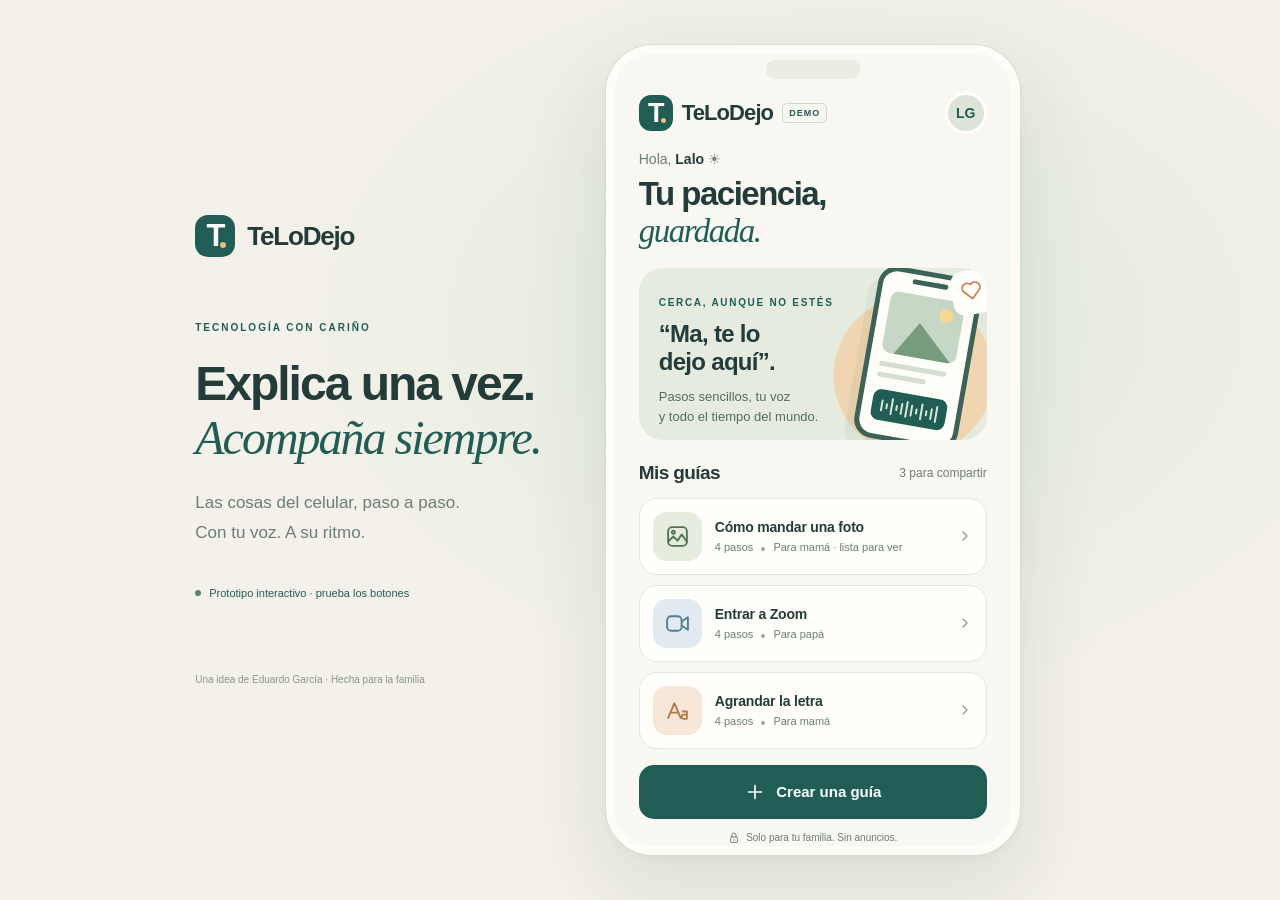
<file: index.html>
<!doctype html>
<html lang="es-MX">
<head>
  <meta charset="utf-8"><meta name="viewport" content="width=device-width, initial-scale=1, viewport-fit=cover">
  <meta name="theme-color" content="#f9f7f1"><meta name="description" content="TeLoDejo: explica una vez, acompaña siempre. Prototipo interactivo de guías en familia.">
  <title>TeLoDejo · Tu paciencia, guardada</title>
  <link rel="icon" href="data:image/svg+xml,%3Csvg xmlns='http://www.w3.org/2000/svg' viewBox='0 0 64 64'%3E%3Crect width='64' height='64' rx='20' fill='%231d5751'/%3E%3Cpath d='M17 22h30M32 22v25' stroke='%23fff' stroke-width='7' stroke-linecap='round'/%3E%3Ccircle cx='46' cy='44' r='7' fill='%23efbd79'/%3E%3C/svg%3E">
  <link rel="stylesheet" href="styles.css">
</head>
<body>
<svg class="icon-definitions" xmlns="http://www.w3.org/2000/svg" aria-hidden="true"><defs>
<symbol id="i-plus" viewBox="0 0 24 24"><path d="M12 5v14M5 12h14"/></symbol>
<symbol id="i-arrow" viewBox="0 0 24 24"><path d="M5 12h14m-6-6 6 6-6 6"/></symbol>
<symbol id="i-back" viewBox="0 0 24 24"><path d="m14 6-6 6 6 6"/></symbol>
<symbol id="i-chevron" viewBox="0 0 24 24"><path d="m9 6 6 6-6 6"/></symbol>
<symbol id="i-play" viewBox="0 0 24 24"><path d="m9 5 11 7-11 7z"/></symbol>
<symbol id="i-sound" viewBox="0 0 24 24"><path d="m11 5-6 5H2v4h3l6 5zM15 8a6 6 0 0 1 0 8m3-11a10 10 0 0 1 0 14"/></symbol>
<symbol id="i-photo" viewBox="0 0 24 24"><rect x="3" y="3" width="18" height="18" rx="4"/><circle cx="8" cy="8" r="1.5"/><path d="m3 17 5-5 4 4 4-6 5 7"/></symbol>
<symbol id="i-video" viewBox="0 0 24 24"><rect x="2" y="5" width="14" height="14" rx="4"/><path d="m16 10 6-4v12l-6-4"/></symbol>
<symbol id="i-type" viewBox="0 0 24 24"><path d="m3 19 6-14 6 14M5 14h8m4-1h4v6m0-3h-3a2 2 0 0 0 0 4h3"/></symbol>
<symbol id="i-book" viewBox="0 0 24 24"><path d="M4 5a2 2 0 0 1 2-2h14v18H6a2 2 0 0 1 0-4h14M4 5v14m5-11h6m-6 4h4"/></symbol>
<symbol id="i-family" viewBox="0 0 24 24"><circle cx="9" cy="8" r="3"/><path d="M3 21v-3a6 6 0 0 1 12 0v3M17 5a3 3 0 0 1 0 6m1 4a5 5 0 0 1 3 5"/></symbol>
<symbol id="i-check" viewBox="0 0 24 24"><path d="m5 12 4 4L19 6"/></symbol>
<symbol id="i-lock" viewBox="0 0 24 24"><rect x="5" y="10" width="14" height="11" rx="3"/><path d="M8 10V6a4 4 0 0 1 8 0v4m-4 5v2"/></symbol>
<symbol id="i-link" viewBox="0 0 24 24"><path d="m10 7 3-3a5 5 0 0 1 7 7l-3 3m-3 3-3 3a5 5 0 0 1-7-7l3-3m1 6 8-8"/></symbol>
<symbol id="i-copy" viewBox="0 0 24 24"><rect x="8" y="8" width="12" height="13" rx="3"/><path d="M16 8V5a2 2 0 0 0-2-2H5a2 2 0 0 0-2 2v9a2 2 0 0 0 2 2h3"/></symbol>
<symbol id="i-mic" viewBox="0 0 24 24"><rect x="8" y="2" width="8" height="13" rx="4"/><path d="M5 10v2a7 7 0 0 0 14 0v-2m-7 9v3m-4 0h8"/></symbol>
<symbol id="i-heart" viewBox="0 0 24 24"><path d="M12 21 3.5 12.5a5.5 5.5 0 0 1 8.5-7 5.5 5.5 0 0 1 8.5 7z"/></symbol>
<symbol id="i-whatsapp" viewBox="0 0 24 24"><path d="M21 11.5a9 9 0 0 1-13 8L3 21l1.5-5A9 9 0 1 1 21 11.5Z"/><path d="M8 7c0 5 4 9 9 9l1-3-3-1-1 1a7 7 0 0 1-3-3l1-1-1-3z"/></symbol>
<symbol id="i-spark" viewBox="0 0 24 24"><path d="m12 2 3 7 7 3-7 3-3 7-3-7-7-3 7-3z"/></symbol>
</defs></svg>
<aside class="desktop-intro" aria-label="Acerca de este prototipo">
  <a class="desktop-wordmark" href="#inicio"><span class="brand-symbol">T<span></span></span> TeLoDejo</a>
  <span class="eyebrow">TECNOLOGÍA CON CARIÑO</span>
  <h1>Explica una vez.<br><em>Acompaña siempre.</em></h1>
  <p>Las cosas del celular, paso a paso.<br>Con tu voz. A su ritmo.</p>
  <div class="desktop-note"><span class="status-dot"></span> Prototipo interactivo · prueba los botones</div>
  <div class="desktop-foot">Una idea de Eduardo García · Hecha para la familia</div>
</aside>
<div class="phone-shell"><div class="phone-camera" aria-hidden="true"></div><div id="app" class="app"></div></div>
<div id="toast" class="toast" role="status" aria-live="polite"></div>
<div id="modal-root"></div>
<script src="app.js"></script>
</body></html>
</file>
<file: styles.css>
:root{--cream:#f9f7f1;--paper:#fffefa;--ink:#233c39;--muted:#6c7d77;--teal:#205d54;--teal-dark:#17483f;--mint:#e3ede4;--line:#e5e8de;--peach:#f5e3cc;--orange:#ce743e;--shadow:0 8px 30px #233c3909;font-family:-apple-system,BlinkMacSystemFont,"Segoe UI",sans-serif;color:var(--ink);background:var(--cream);font-synthesis:none}*{box-sizing:border-box}body{margin:0}button,input,a{-webkit-tap-highlight-color:transparent}button,input{font:inherit}button,a{touch-action:manipulation}button{cursor:pointer}button:focus-visible,a:focus-visible,input:focus-visible{outline:3px solid #d58a40;outline-offset:4px}button:disabled{cursor:default;opacity:.5}button{color:inherit}a{color:inherit}svg.icon{width:22px;height:22px;fill:none;stroke:currentColor;stroke-width:1.8;stroke-linecap:round;stroke-linejoin:round;flex-shrink:0}.icon-definitions{position:absolute;width:0;height:0;overflow:hidden}.desktop-intro{display:none}.phone-shell{position:relative;width:100%;min-height:100dvh}.phone-camera{display:none}.app{min-height:100dvh;display:flex;flex-direction:column;background:var(--cream);overflow:hidden}.screen{flex:1;display:flex;flex-direction:column;animation:appear .24s ease both}.screen-content{padding:0 24px 28px;flex:1}.topbar{padding:calc(22px + env(safe-area-inset-top)) 24px 20px;display:flex;align-items:center;justify-content:space-between;gap:10px}.brand{font-size:22px;letter-spacing:-.9px;font-weight:800;display:flex;align-items:center;gap:9px}.brand-symbol{display:inline-flex;align-items:center;justify-content:center;border-radius:12px;background:var(--teal);color:white;font-weight:800;font-size:27px;width:34px;height:36px;position:relative}.brand-symbol span{background:#edbd7c;width:9px;height:9px;border-radius:50%;position:absolute;bottom:6px;right:5px;border:2px solid var(--teal)}.avatar{width:42px;height:42px;border-radius:50%;display:inline-grid;place-items:center;background:#e9dcc8;border:3px solid #fffefa;font-size:14px;font-weight:750;flex-shrink:0}.avatar.mama{background:#efc7b5;color:#6e493e}.avatar.lalo{background:#dbe4d7;color:var(--teal)}.avatar.big{height:70px;width:70px;font-size:24px;border-width:4px}.avatar-button{background:none;border:0;padding:0}.demo-tag{font-size:9px;letter-spacing:1px;text-transform:uppercase;border:1px solid #cfdbcd;padding:4px 6px;border-radius:5px;color:var(--teal);font-weight:700;vertical-align:middle}.greeting{font-size:14px;color:var(--muted);margin:0 0 9px}.greeting b{font-weight:650;color:var(--ink)}h1,h2,h3,p{margin-top:0}.headline{font-size:35px;line-height:1.12;letter-spacing:-1.5px;font-weight:750;margin-bottom:22px}.headline em{font-family:Georgia,serif;font-weight:400;font-style:italic;color:var(--teal)}.hero{position:relative;background:#e5ecdf;border-radius:24px;overflow:hidden;padding:24px 20px;height:190px;margin-bottom:28px}.hero-copy{position:relative;z-index:2;max-width:184px}.eyebrow{font-size:10px;font-weight:750;letter-spacing:1.7px;color:var(--teal)}.hero h2{font-size:24px;line-height:1.18;letter-spacing:-.7px;margin:10px 0}.hero p{font-size:13px;line-height:1.55;max-width:160px;color:#546c60;margin-bottom:12px}.text-link{display:inline-flex;align-items:center;gap:7px;font-weight:700;font-size:12px;border:0;background:none;padding:0;color:var(--teal);text-decoration:none}.text-link .icon{width:16px;height:16px}.hero-art{position:absolute;width:145px;height:186px;right:2px;bottom:-8px;transform:rotate(10deg)}.hero-art::before{content:"";position:absolute;width:160px;height:160px;background:#f1d5b0;border-radius:50%;left:-3px;top:33px}.mini-phone{position:absolute;right:14px;top:8px;width:105px;height:174px;background:#fffdf8;border:5px solid #3b6357;border-radius:19px;padding:20px 10px 10px;box-shadow:-8px 12px 0 #205d5410}.mini-notch{position:absolute;width:36px;height:5px;background:#3b6357;top:5px;left:29px;border-radius:4px}.art-photo{height:62px;border-radius:8px;background:#c6d8c5;position:relative;overflow:hidden}.art-photo::before{content:"";position:absolute;border-left:32px solid transparent;border-right:32px solid transparent;border-bottom:40px solid #779c7d;bottom:-5px;left:4px;transform:rotate(-8deg)}.art-photo::after{content:"";position:absolute;width:14px;height:14px;border-radius:50%;background:#f7d895;right:10px;top:9px}.art-line{height:5px;background:#d6ded2;border-radius:10px;margin-top:9px;width:90%}.art-line.short{width:65%;margin-top:6px}.art-play{background:var(--teal);color:white;border-radius:8px;margin-top:12px;padding:7px;display:flex;justify-content:center;gap:3px;align-items:center}.art-play i{width:2px;background:#d7e7d6;height:12px;border-radius:2px}.art-play i:nth-child(2n){height:6px}.art-play i:nth-child(3n){height:17px}.art-heart{position:absolute;right:5px;top:-1px;background:var(--paper);color:#c87f50;border-radius:12px;padding:9px;transform:rotate(-19deg);box-shadow:var(--shadow)}.section-head{display:flex;justify-content:space-between;align-items:center;margin:0 0 14px}.section-head h2{font-size:19px;letter-spacing:-.6px;margin:0}.small-count{font-size:12px;color:var(--muted)}.guide-list{display:flex;flex-direction:column;gap:10px}.guide-card{display:flex;align-items:center;gap:13px;border:1px solid var(--line);border-radius:18px;padding:15px 13px;background:var(--paper);text-align:left;width:100%;box-shadow:0 2px 5px #233c3902}.guide-card:hover{border-color:#afc2b2}.guide-icon{height:49px;width:49px;display:grid;place-items:center;border-radius:14px;background:#e6edde;color:#547251;flex-shrink:0}.guide-icon .icon{width:25px;height:25px}.guide-icon.blue{background:#e1eaf0;color:#537c97}.guide-icon.peach{background:#f6e7d8;color:#b47b47}.guide-info{flex:1}.guide-info h3{font-size:14px;letter-spacing:-.2px;margin:0 0 6px;font-weight:700}.guide-info p{font-size:11px;color:var(--muted);margin:0}.guide-card>.icon{width:16px;color:#89988d}.tiny-dot{display:inline-block;width:4px;height:4px;background:#9da99b;vertical-align:middle;border-radius:50%;margin:0 5px}.button{border:0;border-radius:15px;min-height:54px;display:flex;align-items:center;justify-content:center;gap:10px;padding:14px 18px;width:100%;font-size:15px;font-weight:700;background:var(--teal);color:white;text-decoration:none;line-height:1.25}.button:hover{background:var(--teal-dark)}.button.secondary{background:var(--paper);border:1px solid #cfdbcd;color:var(--teal)}.button.secondary:hover{background:#ecf1e8}.button.soft{background:#e6ede2;color:var(--teal)}.button.whatsapp{background:#e4efe4;color:#205d3a}.create-button{margin-top:18px}.private-note{display:flex;gap:6px;align-items:center;justify-content:center;font-size:10px;color:var(--muted);margin:13px 0 0}.private-note .icon{width:12px;height:12px}.bottom-nav{display:flex;align-items:center;justify-content:space-around;padding:12px 20px calc(15px + env(safe-area-inset-bottom));border-top:1px solid var(--line);background:#fcfbf6;gap:12px;margin-top:auto}.nav-button{flex:1;border:0;background:none;display:flex;align-items:center;justify-content:center;gap:7px;padding:9px 7px;font-size:12px;color:#839086;border-radius:12px}.nav-button.active{color:var(--teal);background:#eaf0e5;font-weight:700}.nav-button .icon{width:19px;height:19px}.back-button{border:1px solid var(--line);background:var(--paper);height:39px;width:39px;border-radius:13px;display:grid;place-items:center;flex-shrink:0}.page-label{font-size:14px;font-weight:650;flex:1;text-align:center}.topbar .text-link{font-size:12px;min-width:39px;justify-content:center}.page-title{font-size:30px;font-weight:750;line-height:1.15;letter-spacing:-1px;margin:3px 0 10px}.subtitle{font-size:14px;line-height:1.6;color:var(--muted);margin-bottom:23px}.field-label{font-size:11px;font-weight:700;color:var(--muted);display:block;margin-bottom:8px}.title-input{width:100%;background:var(--paper);border:1px solid var(--line);border-radius:13px;padding:15px;font-size:16px;font-weight:650;color:var(--ink);margin-bottom:22px}.step-edit{background:var(--paper);border:1px solid var(--line);border-radius:19px;padding:14px;margin:10px 0;display:flex;gap:12px}.step-thumbnail{width:72px;height:101px;border-radius:11px;border:1px solid #dde5d9;background:#ecf0e8;overflow:hidden;flex-shrink:0;position:relative}.thumb-bar{height:18px;background:#317562;display:flex;gap:3px;align-items:center;padding-left:7px}.thumb-bar i{height:4px;width:4px;background:white;border-radius:50%}.thumb-row{height:8px;background:#fffefa;border-radius:4px;margin:8px 7px}.thumb-row:nth-child(odd){width:65%}.thumb-target{position:absolute;right:9px;bottom:15px;color:#d17940;border:2px solid #d17940;border-radius:6px;width:20px;height:17px;display:grid;place-items:center}.thumb-target .icon{width:12px;height:12px}.drawn-arrow{position:absolute;width:22px;height:29px;border-top:3px solid #ce7947;border-right:3px solid #ce7947;transform:rotate(-10deg);bottom:36px;right:18px;border-radius:0 12px 0 0}.drawn-arrow::after{content:"";position:absolute;right:-6px;bottom:-3px;width:9px;height:9px;border-bottom:3px solid #ce7947;border-right:3px solid #ce7947;transform:rotate(40deg)}.step-edit-body{padding-top:3px;flex:1}.step-edit-body .eyebrow{font-size:9px}.step-edit-body h3{font-size:14px;line-height:1.4;margin:7px 0 12px;letter-spacing:-.2px}.voice-chip{border:0;display:flex;align-items:center;gap:6px;background:#eef2e9;border-radius:20px;padding:7px 9px;color:var(--teal);font-size:10px;font-weight:650}.voice-chip .icon{width:12px;height:12px}.add-step{border:1px dashed #b7c8b5;border-radius:14px;background:none;color:var(--teal);width:100%;padding:15px;display:flex;gap:7px;justify-content:center;align-items:center;font-size:12px;margin-top:12px}.add-step .icon{width:16px;height:16px}.bottom-actions{padding:16px 24px calc(22px + env(safe-area-inset-bottom));background:var(--cream);border-top:1px solid var(--line);display:flex;flex-direction:column;gap:10px}.bottom-actions p{margin:0;text-align:center;font-size:10px;color:var(--muted)}.inline-note{font-size:10px;line-height:1.6;color:var(--muted);margin:15px 2px 0}.viewer .topbar{padding-bottom:15px}.viewer .page-label{font-size:13px;text-align:left;padding-left:3px}.viewer .page-label span{font-size:11px;color:var(--muted);display:block;margin-top:4px;font-weight:400}.viewer .screen-content{padding:0 22px 22px}.viewer-label{font-size:13px;color:var(--teal);font-weight:750;display:flex;align-items:center;justify-content:space-between;margin:8px 0 10px}.progress{display:flex;gap:6px;margin-bottom:22px}.progress span{height:5px;border-radius:5px;flex:1;background:#e0e6d9}.progress span.done{background:var(--teal)}.viewer h1{font-size:31px;letter-spacing:-1px;line-height:1.23;margin-bottom:13px;font-weight:750}.viewer-instruction{font-size:19px;line-height:1.45;color:#596d60;margin-bottom:20px}.capture-frame{position:relative;background:#e8ede3;padding:15px 20px 14px;border-radius:21px;margin-bottom:15px;overflow:hidden}.capture-label{font-size:9px;letter-spacing:1px;text-align:center;color:#71836e;text-transform:uppercase;margin-bottom:10px}.capture{width:100%;max-width:280px;margin:auto;background:#fff;border-radius:14px;overflow:hidden;box-shadow:0 7px 18px #30462c0c;position:relative}.capture-top{background:#23614e;color:white;display:flex;align-items:center;padding:12px;gap:9px;font-size:13px;font-weight:650}.capture-top .avatar{width:28px;height:28px;font-size:10px;border:none;background:#d9ddbc;color:#2b5842}.capture-top .icon{width:15px;height:15px}.capture-toolbar{margin-left:auto}.chat-background{background:#f0efe6;min-height:105px;padding:17px 11px 12px;background-image:radial-gradient(#a7b5a530 .8px, transparent .8px);background-size:13px 13px}.chat-bubble{background:white;border-radius:0 10px 10px 10px;padding:10px;max-width:166px;font-size:11px;line-height:1.6}.chat-bubble.sent{background:#d8edca;margin-left:auto}.chat-time{font-size:8px;color:#71876e;display:block;text-align:right;margin-top:5px}.compose-row{display:flex;gap:7px;padding:9px 7px;align-items:center;background:#f4f5ef}.compose-input{border-radius:18px;background:white;flex:1;font-size:11px;color:#819080;padding:10px}.target-circle{height:33px;width:33px;border:3px solid var(--orange);border-radius:50%;color:var(--orange);display:grid;place-items:center;position:relative;background:#fff9ef;box-shadow:0 0 0 4px #ce743e15}.target-circle .icon{width:17px;height:17px}.point-arrow{position:absolute;right:25px;bottom:53px;width:58px;height:50px;border-top:4px solid var(--orange);border-right:4px solid var(--orange);border-radius:0 24px 0 0;transform:rotate(15deg)}.point-arrow::after{content:"";position:absolute;right:-7px;bottom:-2px;width:12px;height:12px;border-right:4px solid var(--orange);border-bottom:4px solid var(--orange);transform:rotate(45deg)}.app-grid{display:grid;grid-template-columns:repeat(3,1fr);gap:15px;padding:20px;background:#e8decb;min-height:161px}.app-tile{display:flex;flex-direction:column;align-items:center;gap:6px;font-size:9px}.app-tile-square{height:43px;width:43px;border-radius:12px;background:#f9f8ef;display:grid;place-items:center;color:#7a886b}.app-tile-square.green{background:#3d9761;color:white;outline:3px solid var(--orange);outline-offset:4px;position:relative}.app-tile-square .icon{height:24px;width:24px}.app-tile-square.blue{background:#6596b0;color:white}.photo-grid{padding:11px;display:grid;grid-template-columns:repeat(3,1fr);gap:5px;background:#faf9f5}.photo-tile{height:51px;border-radius:4px;background:#b9cbb1;position:relative;overflow:hidden}.photo-tile:nth-child(2n){background:#e4c7a4}.photo-tile:nth-child(3n){background:#a9c9d0}.photo-tile.selected{outline:3px solid var(--orange);outline-offset:-3px}.photo-tile.selected::after{content:"✓";position:absolute;right:3px;top:3px;background:var(--orange);color:white;font-size:11px;border-radius:50%;width:16px;height:16px;text-align:center}.photo-tile::before{content:"";position:absolute;left:4px;bottom:-6px;border-left:30px solid transparent;border-right:30px solid transparent;border-bottom:33px solid #54745d75}.viewer .button.listen{background:#e8eee1;color:var(--teal);font-size:20px;min-height:61px;border:1px solid #d5dfcd}.viewer .button.listen.is-speaking{background:var(--teal);color:white}.voice-caption{text-align:center;font-size:10px;color:var(--muted);margin:8px 0 0}.viewer .bottom-actions{padding:14px 22px calc(22px + env(safe-area-inset-bottom))}.viewer .bottom-actions .button{font-size:21px;min-height:62px}.viewer .bottom-actions .text-link{align-self:center;font-size:16px;padding:6px}.reassurance{font-size:13px;color:var(--muted);text-align:center;margin:15px 0 2px}.simple-icon{display:grid;place-items:center;width:62px;height:62px;border-radius:20px;background:var(--mint);color:var(--teal);margin:3px 0 23px}.simple-icon .icon{height:29px;width:29px}.invite-card{border:1px solid var(--line);border-radius:21px;background:var(--paper);padding:22px;margin:0 0 20px}.recipient-row{display:flex;gap:12px;align-items:center;margin-bottom:20px}.recipient-row h3{font-size:16px;margin:0 0 5px}.recipient-row p{font-size:12px;color:var(--muted);margin:0}.invite-preview{background:#edf1e7;padding:15px;border-radius:14px}.invite-preview p{font-size:14px;line-height:1.65;margin:0}.invite-preview span{font-size:11px;color:var(--muted);display:block;margin-top:9px}.share-link{display:flex;gap:9px;align-items:center;border:1px solid var(--line);background:#fffefa;border-radius:13px;padding:10px 11px;margin-bottom:12px}.share-link .icon{width:18px;color:var(--teal)}.share-link input{border:0;background:none;flex:1;min-width:0;font-size:11px;color:#536b60;text-overflow:ellipsis;padding:4px 0}.copy-button{border:0;background:#eaf0e5;padding:8px;border-radius:8px;display:grid;place-items:center}.info-box{display:flex;gap:10px;padding:16px 14px;background:#f1eee4;border-radius:15px;margin:20px 0}.info-box .icon{width:17px;height:17px;color:#738575;margin-top:2px}.info-box p{font-size:12px;line-height:1.65;margin:0;color:#6d7b6b}.paywall{text-align:center}.paywall .simple-icon{margin:4px auto 20px;background:#f5e4cb;color:#ac7c3e}.paywall .page-title{font-size:33px;line-height:1.17}.paywall .subtitle{font-size:13px}.features{display:flex;flex-direction:column;gap:13px;text-align:left;margin:24px 14px}.feature{display:flex;gap:10px;align-items:center;font-size:13px}.feature .icon{height:18px;width:18px;color:var(--teal)}.plan{display:flex;align-items:center;text-align:left;width:100%;border:1px solid var(--line);background:var(--paper);padding:18px 15px;border-radius:17px;margin:11px 0;position:relative;gap:12px}.plan.selected{border:2px solid var(--teal);padding:17px 14px;background:#eef2e8}.radio{height:20px;width:20px;border:1.5px solid #b8c7b7;border-radius:50%;display:grid;place-items:center;flex-shrink:0}.selected .radio{border:6px solid var(--teal)}.plan-text{flex:1}.plan-name{font-size:14px;font-weight:700}.plan-note{font-size:10px;color:var(--muted);margin-top:5px}.price{font-size:27px;font-weight:750;letter-spacing:-1px}.price span{font-size:11px;font-weight:400;letter-spacing:0;color:var(--muted)}.badge{position:absolute;right:12px;top:-9px;border-radius:20px;background:var(--teal);color:white;font-size:8px;letter-spacing:.5px;padding:4px 8px;font-weight:750}.paywall-fine{font-size:10px;line-height:1.6;color:var(--muted);margin:16px 10px}.family-hero{text-align:center;padding:15px 0 10px}.family-faces{display:flex;justify-content:center;margin-bottom:18px}.family-faces .avatar{margin:0 -4px}.family-row{display:flex;align-items:center;gap:12px;border:1px solid var(--line);padding:16px;border-radius:17px;background:var(--paper);margin-bottom:11px}.family-row .guide-info h3{font-size:15px}.family-row .pill{font-size:9px;color:var(--teal);background:#e9eee2;padding:6px 8px;border-radius:8px}.plan-upsell{display:flex;gap:11px;align-items:center;border:0;background:#e9eddf;border-radius:17px;padding:18px;text-align:left;width:100%;margin-top:24px}.plan-upsell>.icon{color:#a1783e}.plan-upsell p{font-size:12px;color:var(--muted);margin:4px 0 0}.plan-upsell h3{font-size:14px;margin:0}.plan-upsell .last-arrow{margin-left:auto;width:17px}.finished{text-align:center;justify-content:center}.finished .screen-content{display:flex;flex-direction:column;align-items:center;justify-content:center;padding-top:35px}.success-art{width:130px;height:130px;background:#e2ebd8;border-radius:45px;display:grid;place-items:center;margin-bottom:26px;position:relative;transform:rotate(-5deg)}.success-art .icon{height:61px;width:61px;stroke-width:1.5;color:var(--teal)}.success-art::after{content:"✦";position:absolute;right:-12px;top:-9px;font-size:37px;color:#d19b57}.finished .page-title{font-size:35px}.finished .subtitle{font-size:19px;max-width:280px}.toast{position:fixed;z-index:20;left:50%;bottom:28px;transform:translate(-50%,16px);background:#233e36;color:#fffefa;border-radius:14px;padding:14px 20px;box-shadow:0 10px 30px #0002;font-size:13px;opacity:0;pointer-events:none;transition:.2s;max-width:min(90%,400px);text-align:center}.toast.visible{opacity:1;transform:translate(-50%,0)}.modal-backdrop{position:fixed;inset:0;z-index:30;display:flex;align-items:center;justify-content:center;background:#142c255e;padding:22px;backdrop-filter:blur(6px)}.modal{background:var(--paper);border-radius:26px;padding:28px;max-width:360px;width:100%;box-shadow:0 20px 70px #10251b40}.modal .simple-icon{height:50px;width:50px;margin-bottom:17px}.modal h2{font-size:24px;letter-spacing:-.6px;margin-bottom:12px}.modal p{font-size:14px;color:var(--muted);line-height:1.7;margin-bottom:23px}.modal .button{font-size:14px;min-height:49px}.demo-bottom{font-size:9px;color:#94a08e;text-align:center;margin:9px 0 0}.zoom-code{display:flex;gap:5px;justify-content:center;padding:20px 10px}.zoom-code i{font-style:normal;width:27px;height:36px;border:1px solid #d8dfd2;border-radius:6px;font-size:18px;display:grid;place-items:center}.zoom-join{margin:0 18px 20px;background:#3b7eaa;color:white;border-radius:9px;padding:11px;text-align:center;font-size:12px;outline:3px solid var(--orange);outline-offset:3px}.settings-row{display:flex;align-items:center;justify-content:space-between;padding:19px 12px;border-bottom:1px solid #e4e8df;font-size:13px}.settings-row.highlight{outline:3px solid var(--orange);outline-offset:-4px;border-radius:8px}.slider{height:5px;background:var(--teal);margin:24px 24px 30px;position:relative}.slider:after{content:"";height:18px;width:18px;border-radius:50%;background:white;box-shadow:0 1px 5px #0003;position:absolute;top:-7px;right:20px}.generic-instruction{padding:20px 14px;min-height:135px;font-size:14px;line-height:1.6;text-align:center;background:#f1f3ed}.generic-instruction strong{display:block;margin:15px auto;background:var(--teal);color:white;width:140px;border-radius:10px;padding:10px;font-size:13px}
@keyframes appear{from{opacity:0;transform:translateY(6px)}to{opacity:1;transform:translateY(0)}}
@media(min-width:850px){body{display:flex;align-items:center;justify-content:center;gap:84px;min-height:100vh;padding:38px 50px;background:radial-gradient(ellipse at 66% 36%,#e0e9dc 0,transparent 47%),#f3f1e9}.desktop-intro{display:block;max-width:470px;position:relative}.desktop-wordmark{display:flex;align-items:center;gap:12px;font-size:26px;letter-spacing:-1.2px;font-weight:800;margin-bottom:68px;text-decoration:none}.desktop-wordmark .brand-symbol{height:42px;width:40px;font-size:31px;border-radius:13px}.desktop-intro>.eyebrow{font-size:10px;letter-spacing:2px}.desktop-intro h1{font-size:48px;line-height:1.13;letter-spacing:-2px;font-weight:700;margin:22px 0}.desktop-intro h1 em{font-family:Georgia,serif;font-weight:400;font-style:italic;color:var(--teal)}.desktop-intro>p{font-size:17px;color:var(--muted);line-height:1.8;margin-bottom:38px}.desktop-note{font-size:11px;color:var(--teal);display:flex;gap:8px;align-items:center}.status-dot{width:6px;height:6px;background:#548b61;border-radius:50%}.desktop-foot{font-size:10px;color:#8a9787;margin-top:100px}.phone-shell{width:414px;min-height:0;flex-shrink:0;border:9px solid #fdfdf8;border-radius:47px;box-shadow:0 0 0 1px #d6ddcf,0 30px 80px #2e4e3521,0 4px 9px #29412e08;overflow:hidden;height:856px;background:var(--cream)}.app{height:100%;min-height:0;overflow-y:auto;scrollbar-width:none}.app::-webkit-scrollbar{display:none}.phone-camera{display:block;position:absolute;top:6px;left:50%;transform:translateX(-50%);width:95px;height:19px;border-radius:15px;background:#ebece4;z-index:3}.topbar{padding-top:38px}.bottom-actions{padding-bottom:23px}.bottom-nav{padding-bottom:20px}.phone-shell .screen{min-height:100%}.desktop-intro .brand-symbol span{width:10px;height:10px;bottom:7px;right:7px}.viewer .topbar{padding-top:38px}.toast{bottom:30px}.modal-backdrop{padding-left:520px}}
@media(min-width:850px) and (max-height:930px){body{padding:22px 40px;gap:65px}.phone-shell{height:810px}.hero{height:172px;margin-bottom:22px}.headline{font-size:33px;margin-bottom:18px}.guide-card{padding:13px}.topbar{padding-bottom:17px}.create-button{margin-top:16px}.desktop-wordmark{margin-bottom:60px}.desktop-foot{margin-top:75px}}
@media(max-width:360px){.screen-content{padding-left:18px;padding-right:18px}.topbar{padding-left:18px;padding-right:18px}.hero-art{right:-14px;opacity:.85}.hero-copy{max-width:175px}.guide-info h3{font-size:13px}.guide-card{gap:10px}.viewer h1{font-size:28px}.viewer-instruction{font-size:18px}.page-title{font-size:28px}.brand{font-size:21px}.price{font-size:25px}}
@media(prefers-reduced-motion:reduce){*,*::before,*::after{animation:none!important;transition:none!important;scroll-behavior:auto!important}}
/* La vista familiar mantiene los controles grandes siempre a la mano. */
.screen.viewer{height:100dvh;min-height:0;flex:0 0 auto}.viewer .screen-content{overflow-y:auto;min-height:0;scrollbar-width:thin}.viewer .topbar,.viewer .bottom-actions{flex-shrink:0}.viewer .bottom-actions{box-shadow:0 -6px 20px #233c3905}
@media(min-width:850px){.phone-shell .screen.viewer{height:100%;min-height:100%}}
</file>
